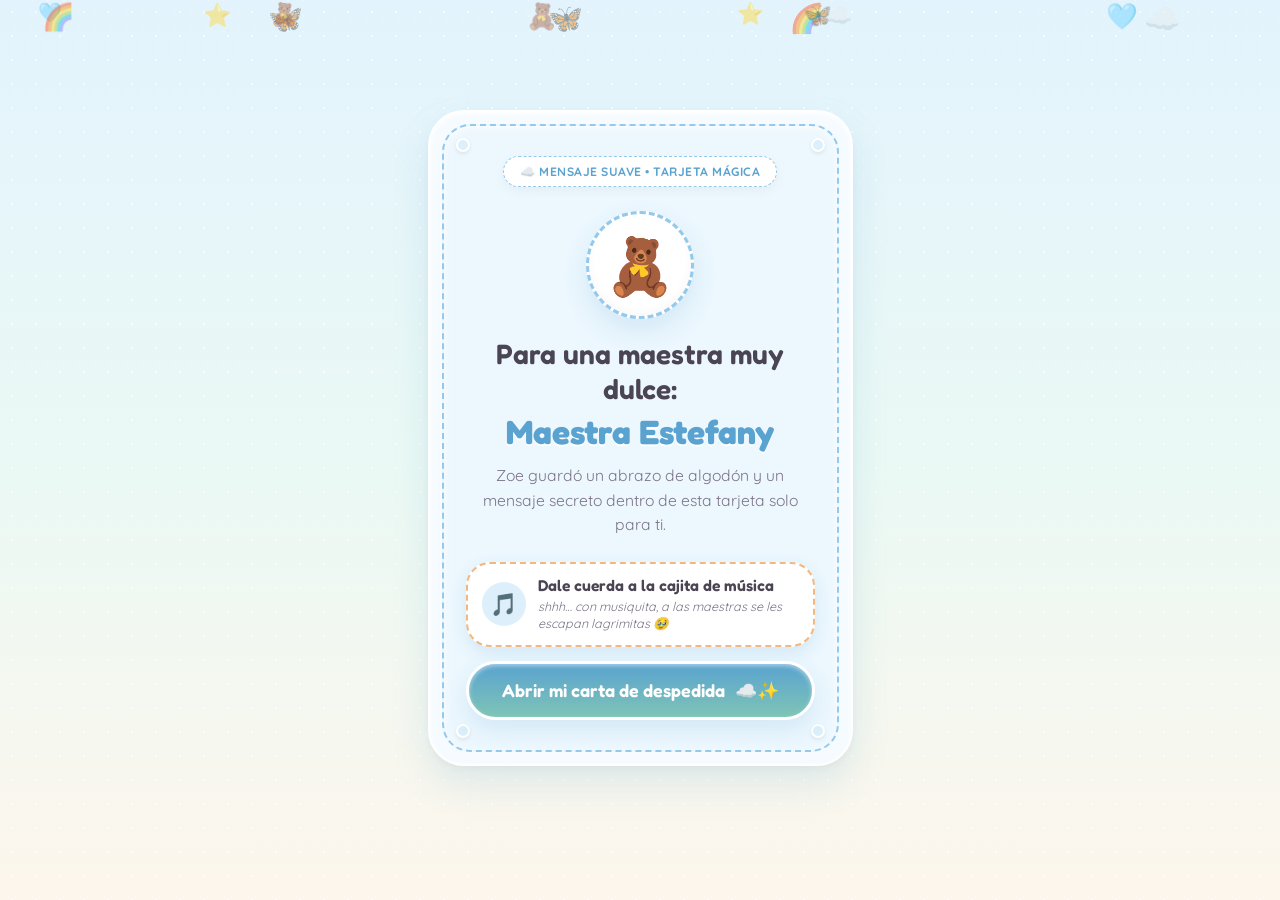
<file: maestra-fany/index.html>
<!DOCTYPE html>
<html lang="es">
<head>
  <meta charset="UTF-8" />
  <meta name="viewport" content="width=device-width, initial-scale=1.0, maximum-scale=1.0, user-scalable=no" />
  <title>Para Maestra Estefany • De parte de Zoe</title>
  <link rel="preconnect" href="https://fonts.googleapis.com">
  <link rel="preconnect" href="https://fonts.gstatic.com" crossorigin>
  <link href="https://fonts.googleapis.com/css2?family=Fredoka:wght@400;500;600;700&family=Quicksand:wght@500;600;700&display=swap" rel="stylesheet">
  <style>
    :root {
      --bg-sky: linear-gradient(180deg, #E3F3FD 0%, #EAF9F4 52%, #FDF6EC 100%);
      --felt-card: #F6FBFF;
      --felt-card-inner: #ECF7FE;
      --stitch-color: #94C9EB;
      --primary: #5AA3D0;
      --primary-soft: #DCEFFA;
      --secondary: #7EC4B6;
      --accent: #F2B880;
      --text-main: #4A4453;
      --text-muted: #7C7387;
      --cloud-shadow: rgba(90, 163, 208, 0.16);
    }

    * {
      box-sizing: border-box;
      margin: 0;
      padding: 0;
      -webkit-tap-highlight-color: transparent;
    }

    body {
      font-family: 'Quicksand', sans-serif;
      background: var(--bg-sky);
      color: var(--text-main);
      min-height: 100vh;
      display: flex;
      flex-direction: column;
      align-items: center;
      justify-content: center;
      overflow-x: hidden;
      padding: 24px 16px 48px;
      position: relative;
      background-image:
        radial-gradient(rgba(255,255,255,0.65) 1px, transparent 0),
        radial-gradient(rgba(255,255,255,0.4) 1px, transparent 0),
        var(--bg-sky);
      background-size: 24px 24px, 16px 16px, 100% 100%;
      background-position: 0 0, 8px 8px, 0 0;
    }

    .sky-clouds {
      position: fixed;
      inset: 0;
      pointer-events: none;
      z-index: 0;
      overflow: hidden;
    }

    .cloud {
      position: absolute;
      background: #FFFFFF;
      border-radius: 100px;
      opacity: 0.78;
      box-shadow:
        0 10px 25px rgba(180, 190, 210, 0.18),
        inset 0 -6px 12px rgba(235, 240, 250, 0.9);
      animation: driftCloud linear infinite;
    }
    .cloud::before, .cloud::after {
      content: '';
      position: absolute;
      background: #FFFFFF;
      border-radius: 50%;
    }
    .cloud.c1 {
      width: 120px; height: 42px; top: 8%; left: -140px;
      animation-duration: 34s;
    }
    .cloud.c1::before { width: 56px; height: 56px; top: -26px; left: 18px; }
    .cloud.c1::after { width: 42px; height: 42px; top: -18px; left: 62px; }

    .cloud.c2 {
      width: 150px; height: 48px; top: 26%; left: -170px;
      opacity: 0.65;
      animation-duration: 44s;
      animation-delay: -15s;
    }
    .cloud.c2::before { width: 68px; height: 68px; top: -32px; left: 24px; }
    .cloud.c2::after { width: 52px; height: 52px; top: -22px; left: 78px; }

    .cloud.c3 {
      width: 105px; height: 36px; bottom: 14%; left: -130px;
      opacity: 0.72;
      animation-duration: 38s;
      animation-delay: -22s;
    }
    .cloud.c3::before { width: 48px; height: 48px; top: -22px; left: 16px; }
    .cloud.c3::after { width: 38px; height: 38px; top: -15px; left: 52px; }

    @keyframes driftCloud {
      0% { transform: translateX(0); }
      100% { transform: translateX(calc(100vw + 320px)); }
    }

    .floating-bg {
      position: fixed;
      inset: 0;
      pointer-events: none;
      z-index: 0;
      overflow: hidden;
    }
    .floater {
      position: absolute;
      font-size: 22px;
      opacity: 0.45;
      animation: floatUp 14s infinite ease-in-out;
    }
    @keyframes floatUp {
      0% { transform: translateY(105vh) rotate(0deg); opacity: 0; }
      20% { opacity: 0.5; }
      80% { opacity: 0.5; }
      100% { transform: translateY(-10vh) rotate(180deg); opacity: 0; }
    }

    .container {
      width: 100%;
      max-width: 425px;
      position: relative;
      z-index: 2;
    }

    /* Estilo Fieltro / Algodón con costura */
    .felt-panel {
      background: var(--felt-card);
      border-radius: 36px;
      padding: 12px;
      box-shadow:
        0 18px 36px var(--cloud-shadow),
        0 4px 10px rgba(0, 0, 0, 0.04),
        inset 0 2px 6px rgba(255, 255, 255, 0.95);
      border: 2px solid #FFFFFF;
      position: relative;
    }

    .felt-stitched {
      background: var(--felt-card-inner);
      border: 2.5px dashed var(--stitch-color);
      border-radius: 28px;
      padding: 30px 22px;
      position: relative;
      box-shadow: inset 0 2px 10px rgba(255, 255, 255, 0.8);
    }

    .felt-button {
      position: absolute;
      width: 14px;
      height: 14px;
      border-radius: 50%;
      background: var(--primary-soft);
      border: 2px solid #FFFFFF;
      box-shadow: 0 2px 4px rgba(0,0,0,0.08);
    }
    .felt-button.tl { top: 12px; left: 12px; }
    .felt-button.tr { top: 12px; right: 12px; }
    .felt-button.bl { bottom: 12px; left: 12px; }
    .felt-button.br { bottom: 12px; right: 12px; }

    .envelope-screen {
      text-align: center;
      transition: all 0.6s cubic-bezier(0.34, 1.56, 0.64, 1);
    }

    .envelope-screen.hidden {
      display: none;
    }

    .badge-nfc {
      display: inline-flex;
      align-items: center;
      gap: 6px;
      background: #FFFFFF;
      color: var(--primary);
      font-weight: 700;
      font-size: 0.76rem;
      padding: 7px 16px;
      border-radius: 50px;
      border: 1.5px dashed var(--stitch-color);
      box-shadow: 0 4px 12px rgba(0,0,0,0.04);
      margin-bottom: 18px;
      letter-spacing: 0.5px;
      text-transform: uppercase;
    }

    .plush-icon {
      width: 108px;
      height: 108px;
      margin: 6px auto 18px;
      background: #FFFFFF;
      border-radius: 50%;
      border: 3px dashed var(--stitch-color);
      display: flex;
      align-items: center;
      justify-content: center;
      font-size: 56px;
      box-shadow:
        0 12px 24px var(--cloud-shadow),
        inset 0 -4px 10px rgba(0,0,0,0.03);
      animation: softFloat 3s infinite ease-in-out;
      cursor: pointer;
    }

    @keyframes softFloat {
      0%, 100% { transform: translateY(0) rotate(0deg); }
      50% { transform: translateY(-7px) rotate(3deg); }
    }

    h1 {
      font-family: 'Fredoka', sans-serif;
      font-size: 1.75rem;
      font-weight: 600;
      line-height: 1.25;
      color: var(--text-main);
      margin-bottom: 10px;
    }

    .highlight-name {
      color: var(--primary);
      display: block;
      font-size: 2.1rem;
      font-weight: 700;
      margin-top: 4px;
      text-shadow: 0 2px 0 #FFFFFF;
    }

    .subtitle {
      font-size: 0.98rem;
      color: var(--text-muted);
      line-height: 1.55;
      margin-bottom: 26px;
      padding: 0 6px;
    }

    .btn-open {
      background: linear-gradient(180deg, var(--primary) 0%, var(--secondary) 100%);
      color: #FFFFFF;
      border: 3px solid #FFFFFF;
      width: 100%;
      padding: 16px 22px;
      border-radius: 50px;
      font-family: 'Fredoka', sans-serif;
      font-size: 1.12rem;
      font-weight: 600;
      cursor: pointer;
      box-shadow:
        0 10px 22px var(--cloud-shadow),
        inset 0 2px 4px rgba(255,255,255,0.5);
      transition: transform 0.2s, box-shadow 0.2s;
      display: flex;
      align-items: center;
      justify-content: center;
      gap: 10px;
      position: relative;
    }

    .btn-open:active {
      transform: scale(0.96);
    }

    .card-experience {
      display: none;
      animation: revealCard 0.8s cubic-bezier(0.22, 1, 0.36, 1) forwards;
    }

    .card-experience.visible {
      display: block;
    }

    @keyframes revealCard {
      from { opacity: 0; transform: translateY(25px) scale(0.96); }
      to { opacity: 1; transform: translateY(0) scale(1); }
    }

    .header-tag {
      text-align: center;
      margin-bottom: 18px;
    }

    .avatar-patch {
      width: 88px;
      height: 88px;
      border-radius: 50%;
      background: #FFFFFF;
      margin: 0 auto 12px;
      display: flex;
      align-items: center;
      justify-content: center;
      font-size: 46px;
      box-shadow: 0 8px 20px var(--cloud-shadow);
      border: 3px dashed var(--stitch-color);
    }

    .card-title {
      font-family: 'Fredoka', sans-serif;
      font-size: 1.62rem;
      color: var(--primary);
      margin-bottom: 4px;
      text-shadow: 0 1px 0 #FFFFFF;
    }

    .card-date {
      font-size: 0.82rem;
      font-weight: 700;
      color: var(--text-muted);
      background: #FFFFFF;
      display: inline-block;
      padding: 4px 14px;
      border-radius: 50px;
      margin-top: 4px;
      border: 1px solid rgba(0,0,0,0.04);
    }

    .letter-body {
      background: #FFFFFF;
      border-radius: 24px;
      padding: 20px 18px;
      font-size: 1rem;
      line-height: 1.7;
      color: var(--text-main);
      margin: 18px 0;
      border: 2px dashed var(--primary-soft);
      box-shadow: 0 6px 16px rgba(0,0,0,0.03);
    }

    .letter-body p {
      margin-bottom: 13px;
    }

    .letter-body p:last-child {
      margin-bottom: 0;
    }

    .hug-section {
      text-align: center;
      margin: 18px 0 8px;
    }

    .btn-hug {
      background: #FFFFFF;
      border: 2.5px dashed var(--primary);
      color: var(--primary);
      padding: 12px 20px;
      border-radius: 50px;
      font-family: 'Fredoka', sans-serif;
      font-size: 0.98rem;
      font-weight: 600;
      cursor: pointer;
      display: inline-flex;
      align-items: center;
      gap: 8px;
      box-shadow: 0 6px 15px var(--cloud-shadow);
      transition: all 0.2s;
    }

    .btn-hug:active {
      transform: scale(0.94);
      background: var(--primary-soft);
    }

    .hug-counter {
      font-size: 0.84rem;
      color: var(--text-muted);
      margin-top: 8px;
      font-weight: 600;
    }

    .signature-box {
      text-align: right;
      margin-top: 16px;
      padding-top: 12px;
      border-top: 2px dashed var(--primary-soft);
    }

    .signature-name {
      font-family: 'Fredoka', sans-serif;
      font-size: 1.32rem;
      color: var(--primary);
      font-weight: 700;
    }

    .signature-sub {
      font-size: 0.84rem;
      color: var(--text-muted);
    }

    /* Certificado en fieltro / algodón pastel */
    .certificate-wrapper {
      margin-top: 18px;
      background: #FFFDF8;
      border-radius: 32px;
      padding: 10px;
      border: 2px solid #FFFFFF;
      box-shadow: 0 14px 28px rgba(217, 167, 115, 0.16);
    }

    .certificate-card {
      background: #FFF9EE;
      border: 2.5px dashed #E5B567;
      border-radius: 24px;
      padding: 20px 18px;
      text-align: center;
    }

    .cert-medal {
      font-size: 40px;
      margin-bottom: 4px;
    }

    .cert-title {
      font-family: 'Fredoka', sans-serif;
      font-size: 1.08rem;
      color: #B97A2E;
      text-transform: uppercase;
      letter-spacing: 0.6px;
      margin-bottom: 6px;
    }

    .cert-text {
      font-size: 0.9rem;
      color: #7D6344;
      line-height: 1.52;
    }

    .cert-teacher {
      font-family: 'Fredoka', sans-serif;
      font-size: 1.35rem;
      color: #D4882A;
      margin: 6px 0;
    }

    .burst-emoji {
      position: fixed;
      pointer-events: none;
      font-size: 26px;
      z-index: 999;
      animation: burstAnim 1.3s ease-out forwards;
    }

    @keyframes burstAnim {
      0% { transform: translate(0, 0) scale(0.5); opacity: 1; }
      100% { transform: translate(var(--tx), var(--ty)) scale(1.25) rotate(var(--rot)); opacity: 0; }
    }

    /* ===== Música: cajita de música ===== */
    .music-whisper {
      width: 100%;
      display: flex;
      align-items: center;
      gap: 12px;
      text-align: left;
      background: #FFFFFF;
      border: 2.5px dashed var(--accent);
      border-radius: 24px;
      padding: 12px 14px;
      margin-bottom: 14px;
      cursor: pointer;
      font-family: inherit;
      color: var(--text-main);
      box-shadow: 0 6px 15px var(--cloud-shadow);
      transition: transform 0.2s, background 0.4s, border-color 0.4s;
    }
    .music-whisper:active { transform: scale(0.97); }
    .mw-icon {
      flex: none;
      width: 44px;
      height: 44px;
      border-radius: 50%;
      background: var(--primary-soft);
      display: flex;
      align-items: center;
      justify-content: center;
      font-size: 22px;
      animation: noteSway 2.6s ease-in-out infinite;
    }
    .mw-text b {
      display: block;
      font-family: 'Fredoka', sans-serif;
      font-size: 0.98rem;
      font-weight: 600;
      line-height: 1.25;
    }
    .mw-text small {
      display: block;
      margin-top: 3px;
      font-size: 0.78rem;
      font-style: italic;
      color: var(--text-muted);
      line-height: 1.35;
    }
    .music-whisper.on {
      border-style: solid;
      border-color: var(--primary);
      background: var(--primary-soft);
    }
    .music-whisper.on .mw-icon {
      background: #FFFFFF;
      animation: noteBeat 1.2s ease-in-out infinite;
    }
    @keyframes noteSway { 0%, 100% { transform: rotate(-8deg); } 50% { transform: rotate(8deg); } }
    @keyframes noteBeat { 0%, 100% { transform: scale(1); } 50% { transform: scale(1.12); } }

    /* Botón flotante (pantalla de la carta) */
    .music-fab {
      position: fixed;
      top: 14px;
      right: 14px;
      z-index: 50;
      display: none;
      align-items: center;
      gap: 8px;
    }
    .music-fab.show { display: flex; }
    .music-fab button {
      width: 46px;
      height: 46px;
      border-radius: 50%;
      border: 2.5px dashed var(--stitch-color);
      background: #FFFFFF;
      font-size: 20px;
      cursor: pointer;
      box-shadow: 0 6px 14px var(--cloud-shadow);
    }
    .music-fab.on button {
      border-style: solid;
      border-color: var(--primary);
      animation: noteBeat 1.2s ease-in-out infinite;
    }
    .music-fab .bubble {
      background: #FFFFFF;
      border: 2px dashed var(--accent);
      color: var(--text-muted);
      font-size: 0.78rem;
      font-style: italic;
      font-weight: 600;
      padding: 6px 12px;
      border-radius: 16px;
      opacity: 0;
      transform: translateX(8px);
      transition: opacity 0.5s, transform 0.5s;
      pointer-events: none;
    }
    .music-fab .bubble.show { opacity: 1; transform: none; }

    /* Lagrimitas suaves que caen mientras suena la música */
    .tear {
      position: fixed;
      top: -30px;
      font-size: 16px;
      opacity: 0;
      pointer-events: none;
      z-index: 1;
      animation: tearFall linear forwards;
    }
    @keyframes tearFall {
      0% { transform: translateY(0); opacity: 0; }
      15% { opacity: 0.55; }
      100% { transform: translateY(105vh); opacity: 0; }
    }
  </style>
</head>
<body>

  <div class="sky-clouds">
    <div class="cloud c1"></div>
    <div class="cloud c2"></div>
    <div class="cloud c3"></div>
  </div>

  <div class="floating-bg" id="floatingBg"></div>

  <div class="container">
    <!-- PANTALLA 1: TARJETA DE FIELTRO / ALGODÓN -->
    <div class="envelope-screen" id="envelopeScreen">
      <div class="felt-panel">
        <div class="felt-stitched">
          <span class="felt-button tl"></span>
          <span class="felt-button tr"></span>
          <span class="felt-button bl"></span>
          <span class="felt-button br"></span>

          <div class="badge-nfc">☁️ Mensaje Suave • Tarjeta Mágica</div>
          <div class="plush-icon" onclick="openCard()">🧸</div>
          <h1>
            Para una maestra muy dulce:
            <span class="highlight-name">Maestra Estefany</span>
          </h1>
          <p class="subtitle">
            Zoe guardó un abrazo de algodón y un mensaje secreto dentro de esta tarjeta solo para ti.
          </p>
          <button class="music-whisper" id="whisperBtn" onclick="toggleMusic(event)" aria-pressed="false">
            <span class="mw-icon" id="mwIcon">🎵</span>
            <span class="mw-text">
              <b id="mwTitle">Dale cuerda a la cajita de música</b>
              <small id="mwSub">shhh… con musiquita, a las maestras se les escapan lagrimitas 🥹</small>
            </span>
          </button>
          <button class="btn-open" onclick="openCard()">
            <span>Abrir mi carta de despedida</span>
            <span>☁️✨</span>
          </button>
        </div>
      </div>
    </div>

    <!-- PANTALLA 2: CARTA ABIERTA -->
    <div class="card-experience" id="cardExperience">
      <div class="felt-panel">
        <div class="felt-stitched">
          <span class="felt-button tl"></span>
          <span class="felt-button tr"></span>
          <span class="felt-button bl"></span>
          <span class="felt-button br"></span>

          <div class="header-tag">
            <div class="avatar-patch">🦋</div>
            <h2 class="card-title">¡Gracias, Maestra Estefany!</h2>
            <div class="card-date">Con mucho cariño • Tu alumna Zoe</div>
          </div>

          <div class="letter-body">
            
      <p>Querida <strong>Maestra Estefany</strong>, hoy es tu último día de prácticas en nuestro salón y quiero regalarte esta tarjeta especial para decirte cuánto te quiero.</p>
      <p>Gracias por cuidarme, por tus sonrisas cada mañana, por jugar y enseñarme con tanta alegría y cariño.</p>
      <p>Llevo todos los momentos bonitos que pasamos juntos en mi corazón. ¡Te deseo todo el éxito del mundo como maestra!</p>
    
          </div>

          <div class="hug-section">
            <button class="btn-hug" onclick="sendHug(event)">
              <span>🤗</span>
              <span>Recibir un abrazo de algodón de Zoe</span>
            </button>
            <div class="hug-counter" id="hugCounter">Toca el botón para llenar tu nube de cariño</div>
          </div>

          <div class="signature-box">
            <div class="signature-name">Con amor, Zoe 💖</div>
            <div class="signature-sub">¡Nunca te voy a olvidar!</div>
          </div>
        </div>
      </div>

      <!-- Certificado en fieltro / algodón pastel -->
      <div class="certificate-wrapper">
        <div class="certificate-card">
          <div class="cert-medal">🏅</div>
          <div class="cert-title">Certificado Oficial de Super Maestra</div>
          <div class="cert-text">Otorgado con todo el cariño a</div>
          <div class="cert-teacher">Maestra Estefany</div>
          <div class="cert-text">
            Por enseñar con dulzura, por su paciencia infinita, sus sonrisas y por dejar una huella suave e inolvidable en el corazón de <strong>Zoe</strong>. ¡Mucho éxito en tu camino!
          </div>
        </div>
      </div>
    </div>
  </div>

  <div class="music-fab" id="musicFab">
    <div class="bubble" id="fabBubble">psst… ¿y la musiquita? 🎵</div>
    <button id="fabBtn" onclick="toggleMusic(event)" aria-label="Activar o pausar la música">🔇</button>
  </div>

  <script>
    const floaters = ["☁️", "🦋", "🩵", "⭐", "🌈", "🧸"];
    const mainEmoji = "🦋";

    const bgContainer = document.getElementById("floatingBg");
    for (let i = 0; i < 14; i++) {
      const span = document.createElement("span");
      span.className = "floater";
      span.textContent = floaters[i % floaters.length];
      span.style.left = Math.random() * 92 + "%";
      span.style.animationDuration = (11 + Math.random() * 8) + "s";
      span.style.animationDelay = (-Math.random() * 14) + "s";
      span.style.fontSize = (18 + Math.random() * 12) + "px";
      bgContainer.appendChild(span);
    }

    function triggerBurst(x, y, count = 22) {
      const emojis = ["☁️", "💖", "✨", "🌸", mainEmoji, "🧸"];
      for (let i = 0; i < count; i++) {
        const el = document.createElement("div");
        el.className = "burst-emoji";
        el.textContent = emojis[Math.floor(Math.random() * emojis.length)];
        el.style.left = x + "px";
        el.style.top = y + "px";

        const angle = Math.random() * Math.PI * 2;
        const distance = 65 + Math.random() * 150;
        const tx = Math.cos(angle) * distance + "px";
        const ty = Math.sin(angle) * distance - 35 + "px";
        const rot = (Math.random() * 360 - 180) + "deg";

        el.style.setProperty("--tx", tx);
        el.style.setProperty("--ty", ty);
        el.style.setProperty("--rot", rot);

        document.body.appendChild(el);
        setTimeout(() => el.remove(), 1300);
      }
    }

    function openCard() {
      const envelope = document.getElementById("envelopeScreen");
      const experience = document.getElementById("cardExperience");
      envelope.classList.add("hidden");
      experience.classList.add("visible");

      triggerBurst(window.innerWidth / 2, window.innerHeight / 3, 28);

      if (navigator.vibrate) {
        navigator.vibrate([45, 35, 70]);
      }

      document.getElementById("musicFab").classList.add("show");
      if (!Music.isPlaying) {
        const bubble = document.getElementById("fabBubble");
        setTimeout(() => bubble.classList.add("show"), 1800);
        setTimeout(() => bubble.classList.remove("show"), 8000);
      }
    }

    let hugs = 0;
    function sendHug(e) {
      hugs++;
      const rect = e.currentTarget.getBoundingClientRect();
      const centerX = rect.left + rect.width / 2;
      const centerY = rect.top + rect.height / 2;
      triggerBurst(centerX, centerY, 18);

      const counterEl = document.getElementById("hugCounter");
      counterEl.textContent = hugs === 1
        ? "¡1 abrazo de algodón enviado a Zoe! ☁️💖"
        : `¡${hugs} abrazos de algodón enviados! ☁️💖✨`;

      if (navigator.vibrate) {
        navigator.vibrate(35);
      }
    }
    /* ===== MÚSICA ===== */
    // Para usar una canción real, escribe aquí la ruta o URL de tu archivo (ej. "despedida.mp3").
    // Si lo dejas vacío, suena una cajita de música generada en el navegador (sin archivos).
    const AUDIO_FILE = "despedida.mp3";

    const Music = (() => {
      const EIGHTH = 0.46;                       // duración de cada nota (seg)
      const mtof = m => 440 * Math.pow(2, (m - 69) / 12);
      // Progresión en 6/8: Do – Lam – Fa – Sol – Do – Mim – Fa – Sol
      const PROG = [
        { bass: 48, tones: [60, 64, 67, 72, 76] },
        { bass: 45, tones: [60, 64, 69, 72, 76] },
        { bass: 41, tones: [60, 65, 69, 72, 77] },
        { bass: 43, tones: [62, 67, 71, 74, 79] },
        { bass: 48, tones: [60, 64, 67, 72, 76] },
        { bass: 40, tones: [59, 64, 67, 71, 76] },
        { bass: 41, tones: [60, 65, 69, 72, 77] },
        { bass: 43, tones: [62, 67, 71, 74, 79] }
      ];
      const P1 = [0, 1, 2, 3, 2, 1];
      const P2 = [0, 2, 1, 4, 3, 2];
      const MEL = [72, 74, 76, 79, 81, 84, 86];  // pentatónica de Do

      let ctx, master, wet, timer, audio, fadeTimer;
      let step = 0, bar = 0, nextTime = 0, mel = 3, playing = false;

      function makeReverb() {
        const len = Math.floor(ctx.sampleRate * 2.8);
        const buf = ctx.createBuffer(2, len, ctx.sampleRate);
        for (let c = 0; c < 2; c++) {
          const d = buf.getChannelData(c);
          for (let i = 0; i < len; i++) d[i] = (Math.random() * 2 - 1) * Math.pow(1 - i / len, 3);
        }
        const conv = ctx.createConvolver();
        conv.buffer = buf;
        const g = ctx.createGain();
        g.gain.value = 0.45;
        conv.connect(g);
        g.connect(master);
        return conv;
      }

      function init() {
        const AC = window.AudioContext || window.webkitAudioContext;
        ctx = new AC();
        master = ctx.createGain();
        master.gain.value = 0;
        master.connect(ctx.destination);
        wet = makeReverb();
      }

      // Una nota de cajita de música: seno + armónico agudo que se apaga rápido
      function pluck(f, t, vel, dur) {
        const g = ctx.createGain();
        g.gain.setValueAtTime(0.0001, t);
        g.gain.exponentialRampToValueAtTime(vel, t + 0.005);
        g.gain.exponentialRampToValueAtTime(0.0001, t + dur);
        const o = ctx.createOscillator();
        o.type = "sine";
        o.frequency.value = f;
        const o2 = ctx.createOscillator();
        o2.type = "sine";
        o2.frequency.value = f * 3;
        const g2 = ctx.createGain();
        g2.gain.setValueAtTime(0.35, t);
        g2.gain.exponentialRampToValueAtTime(0.001, t + dur * 0.25);
        o.connect(g);
        o2.connect(g2);
        g2.connect(g);
        g.connect(master);
        g.connect(wet);
        o.start(t); o2.start(t);
        o.stop(t + dur + 0.05); o2.stop(t + dur + 0.05);
      }

      // Colchón suave bajo cada compás
      function pad(ch, t) {
        const len = EIGHTH * 6;
        const lp = ctx.createBiquadFilter();
        lp.type = "lowpass";
        lp.frequency.value = 700;
        const g = ctx.createGain();
        g.gain.setValueAtTime(0.0001, t);
        g.gain.linearRampToValueAtTime(0.028, t + 0.9);
        g.gain.linearRampToValueAtTime(0.0001, t + len + 0.9);
        lp.connect(g);
        g.connect(master);
        g.connect(wet);
        [0, 1, 2].forEach(i => {
          const o = ctx.createOscillator();
          o.type = "triangle";
          o.frequency.value = mtof(ch.tones[i] - 12);
          o.connect(lp);
          o.start(t);
          o.stop(t + len + 1);
        });
      }

      function schedule() {
        while (nextTime < ctx.currentTime + 0.5) {
          const ch = PROG[bar % PROG.length];
          const t = nextTime + Math.random() * 0.012;
          if (step === 0) {
            pluck(mtof(ch.bass), t, 0.11, 3);
            pad(ch, t);
          }
          const pat = bar % 2 ? P2 : P1;
          pluck(mtof(ch.tones[pat[step]]), t, 0.085, 2.2);

          // melodía que camina por la escala, con silencios
          if ((step === 0 && Math.random() < 0.8) || (step === 3 && Math.random() < 0.6)) {
            const moves = [-2, -1, 0, 1, 1, 2];
            mel = Math.min(MEL.length - 1, Math.max(0, mel + moves[Math.floor(Math.random() * moves.length)]));
            pluck(mtof(MEL[mel]), t, 0.1, 2.6);
          }

          nextTime += EIGHTH;
          if (++step === 6) { step = 0; bar++; }
        }
      }

      function fadeAudio(target, done) {
        clearInterval(fadeTimer);
        fadeTimer = setInterval(() => {
          const d = target - audio.volume;
          if (Math.abs(d) < 0.03) {
            audio.volume = target;
            clearInterval(fadeTimer);
            if (done) done();
          } else {
            audio.volume = Math.min(1, Math.max(0, audio.volume + Math.sign(d) * 0.03));
          }
        }, 100);
      }

      async function start() {
        playing = true;
        if (AUDIO_FILE) {
          if (!audio) { audio = new Audio(AUDIO_FILE); audio.loop = true; audio.volume = 0; }
          audio.play().catch(() => {});
          fadeAudio(0.7);
          return;
        }
        if (!ctx) init();
        try { await ctx.resume(); } catch (e) {}
        step = 0;
        nextTime = ctx.currentTime + 0.15;
        clearInterval(timer);
        timer = setInterval(schedule, 120);
        schedule();
        const now = ctx.currentTime;
        master.gain.cancelScheduledValues(now);
        master.gain.setValueAtTime(master.gain.value, now);
        master.gain.linearRampToValueAtTime(0.8, now + 2.5);
      }

      function stop() {
        playing = false;
        if (AUDIO_FILE) { fadeAudio(0, () => audio.pause()); return; }
        if (!ctx) return;
        const now = ctx.currentTime;
        master.gain.cancelScheduledValues(now);
        master.gain.setValueAtTime(master.gain.value, now);
        master.gain.linearRampToValueAtTime(0, now + 0.8);
        setTimeout(() => { if (!playing) { clearInterval(timer); ctx.suspend(); } }, 900);
      }

      // Pausa automática si se cambia de pestaña o se bloquea la pantalla
      function hold() { if (AUDIO_FILE) { audio && audio.pause(); } else if (ctx) { ctx.suspend(); } }
      function release() { if (AUDIO_FILE) { audio && audio.play().catch(() => {}); } else if (ctx) { ctx.resume(); } }

      return { start, stop, hold, release, get isPlaying() { return playing; } };
    })();

    document.addEventListener("visibilitychange", () => {
      if (!Music.isPlaying) return;
      document.hidden ? Music.hold() : Music.release();
    });

    let tearTimer = null;
    function spawnTear() {
      if (!document.getElementById("cardExperience").classList.contains("visible")) return;
      const t = document.createElement("div");
      t.className = "tear";
      t.textContent = "💧";
      t.style.left = (6 + Math.random() * 88) + "%";
      t.style.animationDuration = (7 + Math.random() * 4) + "s";
      document.body.appendChild(t);
      setTimeout(() => t.remove(), 11500);
    }

    function syncMusicUI() {
      const on = Music.isPlaying;
      document.getElementById("whisperBtn").classList.toggle("on", on);
      document.getElementById("whisperBtn").setAttribute("aria-pressed", on);
      document.getElementById("mwIcon").textContent = on ? "🎶" : "🎵";
      document.getElementById("mwTitle").textContent = on
        ? "La cajita ya está cantando"
        : "Dale cuerda a la cajita de música";
      document.getElementById("mwSub").textContent = on
        ? "listo… ahora sí, abre la carta. Ten un pañuelito cerca 🤧"
        : "shhh… con musiquita, a las maestras se les escapan lagrimitas 🥹";
      document.getElementById("musicFab").classList.toggle("on", on);
      document.getElementById("fabBtn").textContent = on ? "🎶" : "🔇";
      document.getElementById("fabBubble").classList.remove("show");

      clearInterval(tearTimer);
      if (on) tearTimer = setInterval(spawnTear, 2300);
    }

    async function toggleMusic(e) {
      if (e) e.stopPropagation();
      if (Music.isPlaying) Music.stop(); else await Music.start();
      syncMusicUI();
      if (navigator.vibrate) navigator.vibrate(25);
    }
  </script>
</body>
</html>
</file>
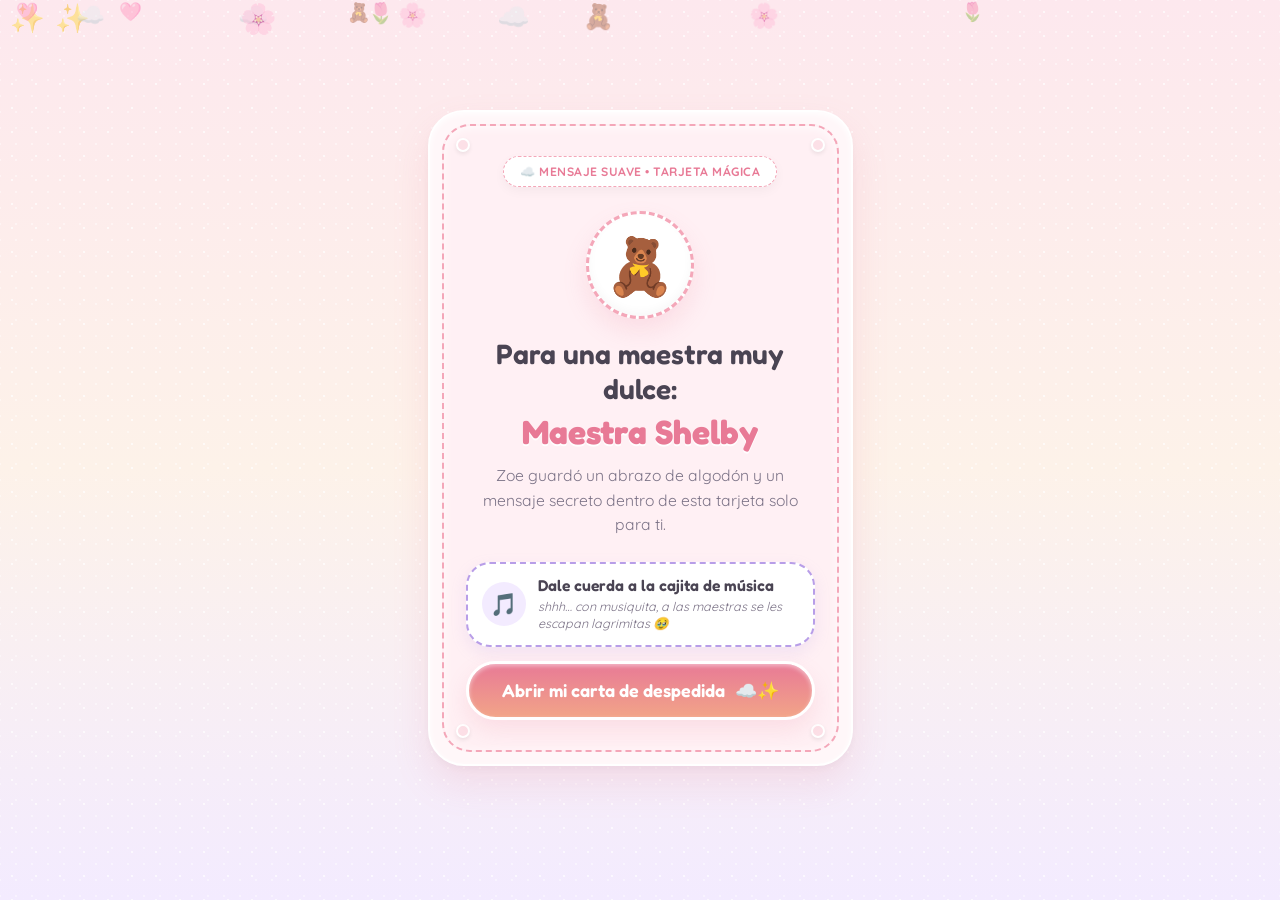
<file: maestra-shelby/index.html>
<!DOCTYPE html>
<html lang="es">
<head>
  <meta charset="UTF-8" />
  <meta name="viewport" content="width=device-width, initial-scale=1.0, maximum-scale=1.0, user-scalable=no" />
  <title>Para Maestra Shelby • De parte de Zoe</title>
  <link rel="preconnect" href="https://fonts.googleapis.com">
  <link rel="preconnect" href="https://fonts.gstatic.com" crossorigin>
  <link href="https://fonts.googleapis.com/css2?family=Fredoka:wght@400;500;600;700&family=Quicksand:wght@500;600;700&display=swap" rel="stylesheet">
  <style>
    :root {
      --bg-sky: linear-gradient(180deg, #FDE8EE 0%, #FDF2E9 52%, #F3EBFF 100%);
      --felt-card: #FFF7F9;
      --felt-card-inner: #FFF0F4;
      --stitch-color: #F4A7B9;
      --primary: #E87A96;
      --primary-soft: #FCE0E7;
      --secondary: #F2A488;
      --accent: #B89EE8;
      --text-main: #4A4453;
      --text-muted: #7C7387;
      --cloud-shadow: rgba(232, 122, 150, 0.16);
    }

    * {
      box-sizing: border-box;
      margin: 0;
      padding: 0;
      -webkit-tap-highlight-color: transparent;
    }

    body {
      font-family: 'Quicksand', sans-serif;
      background: var(--bg-sky);
      color: var(--text-main);
      min-height: 100vh;
      display: flex;
      flex-direction: column;
      align-items: center;
      justify-content: center;
      overflow-x: hidden;
      padding: 24px 16px 48px;
      position: relative;
      background-image:
        radial-gradient(rgba(255,255,255,0.65) 1px, transparent 0),
        radial-gradient(rgba(255,255,255,0.4) 1px, transparent 0),
        var(--bg-sky);
      background-size: 24px 24px, 16px 16px, 100% 100%;
      background-position: 0 0, 8px 8px, 0 0;
    }

    .sky-clouds {
      position: fixed;
      inset: 0;
      pointer-events: none;
      z-index: 0;
      overflow: hidden;
    }

    .cloud {
      position: absolute;
      background: #FFFFFF;
      border-radius: 100px;
      opacity: 0.78;
      box-shadow:
        0 10px 25px rgba(180, 190, 210, 0.18),
        inset 0 -6px 12px rgba(235, 240, 250, 0.9);
      animation: driftCloud linear infinite;
    }
    .cloud::before, .cloud::after {
      content: '';
      position: absolute;
      background: #FFFFFF;
      border-radius: 50%;
    }
    .cloud.c1 {
      width: 120px; height: 42px; top: 8%; left: -140px;
      animation-duration: 34s;
    }
    .cloud.c1::before { width: 56px; height: 56px; top: -26px; left: 18px; }
    .cloud.c1::after { width: 42px; height: 42px; top: -18px; left: 62px; }

    .cloud.c2 {
      width: 150px; height: 48px; top: 26%; left: -170px;
      opacity: 0.65;
      animation-duration: 44s;
      animation-delay: -15s;
    }
    .cloud.c2::before { width: 68px; height: 68px; top: -32px; left: 24px; }
    .cloud.c2::after { width: 52px; height: 52px; top: -22px; left: 78px; }

    .cloud.c3 {
      width: 105px; height: 36px; bottom: 14%; left: -130px;
      opacity: 0.72;
      animation-duration: 38s;
      animation-delay: -22s;
    }
    .cloud.c3::before { width: 48px; height: 48px; top: -22px; left: 16px; }
    .cloud.c3::after { width: 38px; height: 38px; top: -15px; left: 52px; }

    @keyframes driftCloud {
      0% { transform: translateX(0); }
      100% { transform: translateX(calc(100vw + 320px)); }
    }

    .floating-bg {
      position: fixed;
      inset: 0;
      pointer-events: none;
      z-index: 0;
      overflow: hidden;
    }
    .floater {
      position: absolute;
      font-size: 22px;
      opacity: 0.45;
      animation: floatUp 14s infinite ease-in-out;
    }
    @keyframes floatUp {
      0% { transform: translateY(105vh) rotate(0deg); opacity: 0; }
      20% { opacity: 0.5; }
      80% { opacity: 0.5; }
      100% { transform: translateY(-10vh) rotate(180deg); opacity: 0; }
    }

    .container {
      width: 100%;
      max-width: 425px;
      position: relative;
      z-index: 2;
    }

    /* Estilo Fieltro / Algodón con costura */
    .felt-panel {
      background: var(--felt-card);
      border-radius: 36px;
      padding: 12px;
      box-shadow:
        0 18px 36px var(--cloud-shadow),
        0 4px 10px rgba(0, 0, 0, 0.04),
        inset 0 2px 6px rgba(255, 255, 255, 0.95);
      border: 2px solid #FFFFFF;
      position: relative;
    }

    .felt-stitched {
      background: var(--felt-card-inner);
      border: 2.5px dashed var(--stitch-color);
      border-radius: 28px;
      padding: 30px 22px;
      position: relative;
      box-shadow: inset 0 2px 10px rgba(255, 255, 255, 0.8);
    }

    .felt-button {
      position: absolute;
      width: 14px;
      height: 14px;
      border-radius: 50%;
      background: var(--primary-soft);
      border: 2px solid #FFFFFF;
      box-shadow: 0 2px 4px rgba(0,0,0,0.08);
    }
    .felt-button.tl { top: 12px; left: 12px; }
    .felt-button.tr { top: 12px; right: 12px; }
    .felt-button.bl { bottom: 12px; left: 12px; }
    .felt-button.br { bottom: 12px; right: 12px; }

    .envelope-screen {
      text-align: center;
      transition: all 0.6s cubic-bezier(0.34, 1.56, 0.64, 1);
    }

    .envelope-screen.hidden {
      display: none;
    }

    .badge-nfc {
      display: inline-flex;
      align-items: center;
      gap: 6px;
      background: #FFFFFF;
      color: var(--primary);
      font-weight: 700;
      font-size: 0.76rem;
      padding: 7px 16px;
      border-radius: 50px;
      border: 1.5px dashed var(--stitch-color);
      box-shadow: 0 4px 12px rgba(0,0,0,0.04);
      margin-bottom: 18px;
      letter-spacing: 0.5px;
      text-transform: uppercase;
    }

    .plush-icon {
      width: 108px;
      height: 108px;
      margin: 6px auto 18px;
      background: #FFFFFF;
      border-radius: 50%;
      border: 3px dashed var(--stitch-color);
      display: flex;
      align-items: center;
      justify-content: center;
      font-size: 56px;
      box-shadow:
        0 12px 24px var(--cloud-shadow),
        inset 0 -4px 10px rgba(0,0,0,0.03);
      animation: softFloat 3s infinite ease-in-out;
      cursor: pointer;
    }

    @keyframes softFloat {
      0%, 100% { transform: translateY(0) rotate(0deg); }
      50% { transform: translateY(-7px) rotate(3deg); }
    }

    h1 {
      font-family: 'Fredoka', sans-serif;
      font-size: 1.75rem;
      font-weight: 600;
      line-height: 1.25;
      color: var(--text-main);
      margin-bottom: 10px;
    }

    .highlight-name {
      color: var(--primary);
      display: block;
      font-size: 2.1rem;
      font-weight: 700;
      margin-top: 4px;
      text-shadow: 0 2px 0 #FFFFFF;
    }

    .subtitle {
      font-size: 0.98rem;
      color: var(--text-muted);
      line-height: 1.55;
      margin-bottom: 26px;
      padding: 0 6px;
    }

    .btn-open {
      background: linear-gradient(180deg, var(--primary) 0%, var(--secondary) 100%);
      color: #FFFFFF;
      border: 3px solid #FFFFFF;
      width: 100%;
      padding: 16px 22px;
      border-radius: 50px;
      font-family: 'Fredoka', sans-serif;
      font-size: 1.12rem;
      font-weight: 600;
      cursor: pointer;
      box-shadow:
        0 10px 22px var(--cloud-shadow),
        inset 0 2px 4px rgba(255,255,255,0.5);
      transition: transform 0.2s, box-shadow 0.2s;
      display: flex;
      align-items: center;
      justify-content: center;
      gap: 10px;
      position: relative;
    }

    .btn-open:active {
      transform: scale(0.96);
    }

    .card-experience {
      display: none;
      animation: revealCard 0.8s cubic-bezier(0.22, 1, 0.36, 1) forwards;
    }

    .card-experience.visible {
      display: block;
    }

    @keyframes revealCard {
      from { opacity: 0; transform: translateY(25px) scale(0.96); }
      to { opacity: 1; transform: translateY(0) scale(1); }
    }

    .header-tag {
      text-align: center;
      margin-bottom: 18px;
    }

    .avatar-patch {
      width: 88px;
      height: 88px;
      border-radius: 50%;
      background: #FFFFFF;
      margin: 0 auto 12px;
      display: flex;
      align-items: center;
      justify-content: center;
      font-size: 46px;
      box-shadow: 0 8px 20px var(--cloud-shadow);
      border: 3px dashed var(--stitch-color);
    }

    .card-title {
      font-family: 'Fredoka', sans-serif;
      font-size: 1.62rem;
      color: var(--primary);
      margin-bottom: 4px;
      text-shadow: 0 1px 0 #FFFFFF;
    }

    .card-date {
      font-size: 0.82rem;
      font-weight: 700;
      color: var(--text-muted);
      background: #FFFFFF;
      display: inline-block;
      padding: 4px 14px;
      border-radius: 50px;
      margin-top: 4px;
      border: 1px solid rgba(0,0,0,0.04);
    }

    .letter-body {
      background: #FFFFFF;
      border-radius: 24px;
      padding: 20px 18px;
      font-size: 1rem;
      line-height: 1.7;
      color: var(--text-main);
      margin: 18px 0;
      border: 2px dashed var(--primary-soft);
      box-shadow: 0 6px 16px rgba(0,0,0,0.03);
    }

    .letter-body p {
      margin-bottom: 13px;
    }

    .letter-body p:last-child {
      margin-bottom: 0;
    }

    .hug-section {
      text-align: center;
      margin: 18px 0 8px;
    }

    .btn-hug {
      background: #FFFFFF;
      border: 2.5px dashed var(--primary);
      color: var(--primary);
      padding: 12px 20px;
      border-radius: 50px;
      font-family: 'Fredoka', sans-serif;
      font-size: 0.98rem;
      font-weight: 600;
      cursor: pointer;
      display: inline-flex;
      align-items: center;
      gap: 8px;
      box-shadow: 0 6px 15px var(--cloud-shadow);
      transition: all 0.2s;
    }

    .btn-hug:active {
      transform: scale(0.94);
      background: var(--primary-soft);
    }

    .hug-counter {
      font-size: 0.84rem;
      color: var(--text-muted);
      margin-top: 8px;
      font-weight: 600;
    }

    .signature-box {
      text-align: right;
      margin-top: 16px;
      padding-top: 12px;
      border-top: 2px dashed var(--primary-soft);
    }

    .signature-name {
      font-family: 'Fredoka', sans-serif;
      font-size: 1.32rem;
      color: var(--primary);
      font-weight: 700;
    }

    .signature-sub {
      font-size: 0.84rem;
      color: var(--text-muted);
    }

    /* Certificado en fieltro / algodón pastel */
    .certificate-wrapper {
      margin-top: 18px;
      background: #FFFDF8;
      border-radius: 32px;
      padding: 10px;
      border: 2px solid #FFFFFF;
      box-shadow: 0 14px 28px rgba(217, 167, 115, 0.16);
    }

    .certificate-card {
      background: #FFF9EE;
      border: 2.5px dashed #E5B567;
      border-radius: 24px;
      padding: 20px 18px;
      text-align: center;
    }

    .cert-medal {
      font-size: 40px;
      margin-bottom: 4px;
    }

    .cert-title {
      font-family: 'Fredoka', sans-serif;
      font-size: 1.08rem;
      color: #B97A2E;
      text-transform: uppercase;
      letter-spacing: 0.6px;
      margin-bottom: 6px;
    }

    .cert-text {
      font-size: 0.9rem;
      color: #7D6344;
      line-height: 1.52;
    }

    .cert-teacher {
      font-family: 'Fredoka', sans-serif;
      font-size: 1.35rem;
      color: #D4882A;
      margin: 6px 0;
    }

    .burst-emoji {
      position: fixed;
      pointer-events: none;
      font-size: 26px;
      z-index: 999;
      animation: burstAnim 1.3s ease-out forwards;
    }

    @keyframes burstAnim {
      0% { transform: translate(0, 0) scale(0.5); opacity: 1; }
      100% { transform: translate(var(--tx), var(--ty)) scale(1.25) rotate(var(--rot)); opacity: 0; }
    }

    /* ===== Música: cajita de música ===== */
    .music-whisper {
      width: 100%;
      display: flex;
      align-items: center;
      gap: 12px;
      text-align: left;
      background: #FFFFFF;
      border: 2.5px dashed var(--accent);
      border-radius: 24px;
      padding: 12px 14px;
      margin-bottom: 14px;
      cursor: pointer;
      font-family: inherit;
      color: var(--text-main);
      box-shadow: 0 6px 15px rgba(184, 158, 232, 0.18);
      transition: transform 0.2s, background 0.4s, border-color 0.4s;
    }
    .music-whisper:active { transform: scale(0.97); }
    .mw-icon {
      flex: none;
      width: 44px;
      height: 44px;
      border-radius: 50%;
      background: #F3EBFF;
      display: flex;
      align-items: center;
      justify-content: center;
      font-size: 22px;
      animation: noteSway 2.6s ease-in-out infinite;
    }
    .mw-text b {
      display: block;
      font-family: 'Fredoka', sans-serif;
      font-size: 0.98rem;
      font-weight: 600;
      line-height: 1.25;
    }
    .mw-text small {
      display: block;
      margin-top: 3px;
      font-size: 0.78rem;
      font-style: italic;
      color: var(--text-muted);
      line-height: 1.35;
    }
    .music-whisper.on {
      border-style: solid;
      border-color: var(--primary);
      background: var(--primary-soft);
    }
    .music-whisper.on .mw-icon {
      background: #FFFFFF;
      animation: noteBeat 1.2s ease-in-out infinite;
    }
    @keyframes noteSway { 0%, 100% { transform: rotate(-8deg); } 50% { transform: rotate(8deg); } }
    @keyframes noteBeat { 0%, 100% { transform: scale(1); } 50% { transform: scale(1.12); } }

    /* Botón flotante (pantalla de la carta) */
    .music-fab {
      position: fixed;
      top: 14px;
      right: 14px;
      z-index: 50;
      display: none;
      align-items: center;
      gap: 8px;
    }
    .music-fab.show { display: flex; }
    .music-fab button {
      width: 46px;
      height: 46px;
      border-radius: 50%;
      border: 2.5px dashed var(--stitch-color);
      background: #FFFFFF;
      font-size: 20px;
      cursor: pointer;
      box-shadow: 0 6px 14px var(--cloud-shadow);
    }
    .music-fab.on button {
      border-style: solid;
      border-color: var(--primary);
      animation: noteBeat 1.2s ease-in-out infinite;
    }
    .music-fab .bubble {
      background: #FFFFFF;
      border: 2px dashed var(--accent);
      color: var(--text-muted);
      font-size: 0.78rem;
      font-style: italic;
      font-weight: 600;
      padding: 6px 12px;
      border-radius: 16px;
      opacity: 0;
      transform: translateX(8px);
      transition: opacity 0.5s, transform 0.5s;
      pointer-events: none;
    }
    .music-fab .bubble.show { opacity: 1; transform: none; }

    /* Lagrimitas suaves que caen mientras suena la música */
    .tear {
      position: fixed;
      top: -30px;
      font-size: 16px;
      opacity: 0;
      pointer-events: none;
      z-index: 1;
      animation: tearFall linear forwards;
    }
    @keyframes tearFall {
      0% { transform: translateY(0); opacity: 0; }
      15% { opacity: 0.55; }
      100% { transform: translateY(105vh); opacity: 0; }
    }
  </style>
</head>
<body>

  <div class="sky-clouds">
    <div class="cloud c1"></div>
    <div class="cloud c2"></div>
    <div class="cloud c3"></div>
  </div>

  <div class="floating-bg" id="floatingBg"></div>

  <div class="container">
    <!-- PANTALLA 1: TARJETA DE FIELTRO / ALGODÓN -->
    <div class="envelope-screen" id="envelopeScreen">
      <div class="felt-panel">
        <div class="felt-stitched">
          <span class="felt-button tl"></span>
          <span class="felt-button tr"></span>
          <span class="felt-button bl"></span>
          <span class="felt-button br"></span>

          <div class="badge-nfc">☁️ Mensaje Suave • Tarjeta Mágica</div>
          <div class="plush-icon" onclick="openCard()">🧸</div>
          <h1>
            Para una maestra muy dulce:
            <span class="highlight-name">Maestra Shelby</span>
          </h1>
          <p class="subtitle">
            Zoe guardó un abrazo de algodón y un mensaje secreto dentro de esta tarjeta solo para ti.
          </p>
          <button class="music-whisper" id="whisperBtn" onclick="toggleMusic(event)" aria-pressed="false">
            <span class="mw-icon" id="mwIcon">🎵</span>
            <span class="mw-text">
              <b id="mwTitle">Dale cuerda a la cajita de música</b>
              <small id="mwSub">shhh… con musiquita, a las maestras se les escapan lagrimitas 🥹</small>
            </span>
          </button>
          <button class="btn-open" onclick="openCard()">
            <span>Abrir mi carta de despedida</span>
            <span>☁️✨</span>
          </button>
        </div>
      </div>
    </div>

    <!-- PANTALLA 2: CARTA ABIERTA -->
    <div class="card-experience" id="cardExperience">
      <div class="felt-panel">
        <div class="felt-stitched">
          <span class="felt-button tl"></span>
          <span class="felt-button tr"></span>
          <span class="felt-button bl"></span>
          <span class="felt-button br"></span>

          <div class="header-tag">
            <div class="avatar-patch">🌷</div>
            <h2 class="card-title">¡Gracias, Maestra Shelby!</h2>
            <div class="card-date">Con mucho cariño • Tu alumna Zoe</div>
          </div>

          <div class="letter-body">
            
      <p>Querida <strong>Maestra Shelby</strong>, hoy que termina tu etapa de prácticas con nosotros, quiero darte las gracias por cada día tan bonito que compartiste conmigo.</p>
      <p>Gracias por tu dulzura, por ayudarme a aprender cosas nuevas, por escucharme con tanta paciencia y por hacer que ir a la escuela fuera siempre muy divertido.</p>
      <p>Vas a ser una maestra extraordinaria porque enseñas con el corazón. ¡Te voy a extrañar muchísimo!</p>
    
          </div>

          <div class="hug-section">
            <button class="btn-hug" onclick="sendHug(event)">
              <span>🤗</span>
              <span>Recibir un abrazo de algodón de Zoe</span>
            </button>
            <div class="hug-counter" id="hugCounter">Toca el botón para llenar tu nube de cariño</div>
          </div>

          <div class="signature-box">
            <div class="signature-name">Con amor, Zoe 💖</div>
            <div class="signature-sub">¡Nunca te voy a olvidar!</div>
          </div>
        </div>
      </div>

      <!-- Certificado en fieltro / algodón pastel -->
      <div class="certificate-wrapper">
        <div class="certificate-card">
          <div class="cert-medal">🏅</div>
          <div class="cert-title">Certificado Oficial de Super Maestra</div>
          <div class="cert-text">Otorgado con todo el cariño a</div>
          <div class="cert-teacher">Maestra Shelby</div>
          <div class="cert-text">
            Por enseñar con dulzura, por su paciencia infinita, sus sonrisas y por dejar una huella suave e inolvidable en el corazón de <strong>Zoe</strong>. ¡Mucho éxito en tu camino!
          </div>
        </div>
      </div>
    </div>
  </div>

  <div class="music-fab" id="musicFab">
    <div class="bubble" id="fabBubble">psst… ¿y la musiquita? 🎵</div>
    <button id="fabBtn" onclick="toggleMusic(event)" aria-label="Activar o pausar la música">🔇</button>
  </div>

  <script>
    const floaters = ["☁️", "🌸", "🩷", "✨", "🌷", "🧸"];
    const mainEmoji = "🌷";

    const bgContainer = document.getElementById("floatingBg");
    for (let i = 0; i < 14; i++) {
      const span = document.createElement("span");
      span.className = "floater";
      span.textContent = floaters[i % floaters.length];
      span.style.left = Math.random() * 92 + "%";
      span.style.animationDuration = (11 + Math.random() * 8) + "s";
      span.style.animationDelay = (-Math.random() * 14) + "s";
      span.style.fontSize = (18 + Math.random() * 12) + "px";
      bgContainer.appendChild(span);
    }

    function triggerBurst(x, y, count = 22) {
      const emojis = ["☁️", "💖", "✨", "🌸", mainEmoji, "🧸"];
      for (let i = 0; i < count; i++) {
        const el = document.createElement("div");
        el.className = "burst-emoji";
        el.textContent = emojis[Math.floor(Math.random() * emojis.length)];
        el.style.left = x + "px";
        el.style.top = y + "px";

        const angle = Math.random() * Math.PI * 2;
        const distance = 65 + Math.random() * 150;
        const tx = Math.cos(angle) * distance + "px";
        const ty = Math.sin(angle) * distance - 35 + "px";
        const rot = (Math.random() * 360 - 180) + "deg";

        el.style.setProperty("--tx", tx);
        el.style.setProperty("--ty", ty);
        el.style.setProperty("--rot", rot);

        document.body.appendChild(el);
        setTimeout(() => el.remove(), 1300);
      }
    }

    function openCard() {
      const envelope = document.getElementById("envelopeScreen");
      const experience = document.getElementById("cardExperience");
      envelope.classList.add("hidden");
      experience.classList.add("visible");

      triggerBurst(window.innerWidth / 2, window.innerHeight / 3, 28);

      if (navigator.vibrate) {
        navigator.vibrate([45, 35, 70]);
      }

      document.getElementById("musicFab").classList.add("show");
      if (!Music.isPlaying) {
        const bubble = document.getElementById("fabBubble");
        setTimeout(() => bubble.classList.add("show"), 1800);
        setTimeout(() => bubble.classList.remove("show"), 8000);
      }
    }

    let hugs = 0;
    function sendHug(e) {
      hugs++;
      const rect = e.currentTarget.getBoundingClientRect();
      const centerX = rect.left + rect.width / 2;
      const centerY = rect.top + rect.height / 2;
      triggerBurst(centerX, centerY, 18);

      const counterEl = document.getElementById("hugCounter");
      counterEl.textContent = hugs === 1
        ? "¡1 abrazo de algodón enviado a Zoe! ☁️💖"
        : `¡${hugs} abrazos de algodón enviados! ☁️💖✨`;

      if (navigator.vibrate) {
        navigator.vibrate(35);
      }
    }
    /* ===== MÚSICA ===== */
    // Para usar una canción real, escribe aquí la ruta o URL de tu archivo (ej. "despedida.mp3").
    // Si lo dejas vacío, suena una cajita de música generada en el navegador (sin archivos).
    const AUDIO_FILE = "despedida.mp3";

    const Music = (() => {
      const EIGHTH = 0.46;                       // duración de cada nota (seg)
      const mtof = m => 440 * Math.pow(2, (m - 69) / 12);
      // Progresión en 6/8: Do – Lam – Fa – Sol – Do – Mim – Fa – Sol
      const PROG = [
        { bass: 48, tones: [60, 64, 67, 72, 76] },
        { bass: 45, tones: [60, 64, 69, 72, 76] },
        { bass: 41, tones: [60, 65, 69, 72, 77] },
        { bass: 43, tones: [62, 67, 71, 74, 79] },
        { bass: 48, tones: [60, 64, 67, 72, 76] },
        { bass: 40, tones: [59, 64, 67, 71, 76] },
        { bass: 41, tones: [60, 65, 69, 72, 77] },
        { bass: 43, tones: [62, 67, 71, 74, 79] }
      ];
      const P1 = [0, 1, 2, 3, 2, 1];
      const P2 = [0, 2, 1, 4, 3, 2];
      const MEL = [72, 74, 76, 79, 81, 84, 86];  // pentatónica de Do

      let ctx, master, wet, timer, audio, fadeTimer;
      let step = 0, bar = 0, nextTime = 0, mel = 3, playing = false;

      function makeReverb() {
        const len = Math.floor(ctx.sampleRate * 2.8);
        const buf = ctx.createBuffer(2, len, ctx.sampleRate);
        for (let c = 0; c < 2; c++) {
          const d = buf.getChannelData(c);
          for (let i = 0; i < len; i++) d[i] = (Math.random() * 2 - 1) * Math.pow(1 - i / len, 3);
        }
        const conv = ctx.createConvolver();
        conv.buffer = buf;
        const g = ctx.createGain();
        g.gain.value = 0.45;
        conv.connect(g);
        g.connect(master);
        return conv;
      }

      function init() {
        const AC = window.AudioContext || window.webkitAudioContext;
        ctx = new AC();
        master = ctx.createGain();
        master.gain.value = 0;
        master.connect(ctx.destination);
        wet = makeReverb();
      }

      // Una nota de cajita de música: seno + armónico agudo que se apaga rápido
      function pluck(f, t, vel, dur) {
        const g = ctx.createGain();
        g.gain.setValueAtTime(0.0001, t);
        g.gain.exponentialRampToValueAtTime(vel, t + 0.005);
        g.gain.exponentialRampToValueAtTime(0.0001, t + dur);
        const o = ctx.createOscillator();
        o.type = "sine";
        o.frequency.value = f;
        const o2 = ctx.createOscillator();
        o2.type = "sine";
        o2.frequency.value = f * 3;
        const g2 = ctx.createGain();
        g2.gain.setValueAtTime(0.35, t);
        g2.gain.exponentialRampToValueAtTime(0.001, t + dur * 0.25);
        o.connect(g);
        o2.connect(g2);
        g2.connect(g);
        g.connect(master);
        g.connect(wet);
        o.start(t); o2.start(t);
        o.stop(t + dur + 0.05); o2.stop(t + dur + 0.05);
      }

      // Colchón suave bajo cada compás
      function pad(ch, t) {
        const len = EIGHTH * 6;
        const lp = ctx.createBiquadFilter();
        lp.type = "lowpass";
        lp.frequency.value = 700;
        const g = ctx.createGain();
        g.gain.setValueAtTime(0.0001, t);
        g.gain.linearRampToValueAtTime(0.028, t + 0.9);
        g.gain.linearRampToValueAtTime(0.0001, t + len + 0.9);
        lp.connect(g);
        g.connect(master);
        g.connect(wet);
        [0, 1, 2].forEach(i => {
          const o = ctx.createOscillator();
          o.type = "triangle";
          o.frequency.value = mtof(ch.tones[i] - 12);
          o.connect(lp);
          o.start(t);
          o.stop(t + len + 1);
        });
      }

      function schedule() {
        while (nextTime < ctx.currentTime + 0.5) {
          const ch = PROG[bar % PROG.length];
          const t = nextTime + Math.random() * 0.012;
          if (step === 0) {
            pluck(mtof(ch.bass), t, 0.11, 3);
            pad(ch, t);
          }
          const pat = bar % 2 ? P2 : P1;
          pluck(mtof(ch.tones[pat[step]]), t, 0.085, 2.2);

          // melodía que camina por la escala, con silencios
          if ((step === 0 && Math.random() < 0.8) || (step === 3 && Math.random() < 0.6)) {
            const moves = [-2, -1, 0, 1, 1, 2];
            mel = Math.min(MEL.length - 1, Math.max(0, mel + moves[Math.floor(Math.random() * moves.length)]));
            pluck(mtof(MEL[mel]), t, 0.1, 2.6);
          }

          nextTime += EIGHTH;
          if (++step === 6) { step = 0; bar++; }
        }
      }

      function fadeAudio(target, done) {
        clearInterval(fadeTimer);
        fadeTimer = setInterval(() => {
          const d = target - audio.volume;
          if (Math.abs(d) < 0.03) {
            audio.volume = target;
            clearInterval(fadeTimer);
            if (done) done();
          } else {
            audio.volume = Math.min(1, Math.max(0, audio.volume + Math.sign(d) * 0.03));
          }
        }, 100);
      }

      async function start() {
        playing = true;
        if (AUDIO_FILE) {
          if (!audio) { audio = new Audio(AUDIO_FILE); audio.loop = true; audio.volume = 0; }
          audio.play().catch(() => {});
          fadeAudio(0.7);
          return;
        }
        if (!ctx) init();
        try { await ctx.resume(); } catch (e) {}
        step = 0;
        nextTime = ctx.currentTime + 0.15;
        clearInterval(timer);
        timer = setInterval(schedule, 120);
        schedule();
        const now = ctx.currentTime;
        master.gain.cancelScheduledValues(now);
        master.gain.setValueAtTime(master.gain.value, now);
        master.gain.linearRampToValueAtTime(0.8, now + 2.5);
      }

      function stop() {
        playing = false;
        if (AUDIO_FILE) { fadeAudio(0, () => audio.pause()); return; }
        if (!ctx) return;
        const now = ctx.currentTime;
        master.gain.cancelScheduledValues(now);
        master.gain.setValueAtTime(master.gain.value, now);
        master.gain.linearRampToValueAtTime(0, now + 0.8);
        setTimeout(() => { if (!playing) { clearInterval(timer); ctx.suspend(); } }, 900);
      }

      // Pausa automática si se cambia de pestaña o se bloquea la pantalla
      function hold() { if (AUDIO_FILE) { audio && audio.pause(); } else if (ctx) { ctx.suspend(); } }
      function release() { if (AUDIO_FILE) { audio && audio.play().catch(() => {}); } else if (ctx) { ctx.resume(); } }

      return { start, stop, hold, release, get isPlaying() { return playing; } };
    })();

    document.addEventListener("visibilitychange", () => {
      if (!Music.isPlaying) return;
      document.hidden ? Music.hold() : Music.release();
    });

    let tearTimer = null;
    function spawnTear() {
      if (!document.getElementById("cardExperience").classList.contains("visible")) return;
      const t = document.createElement("div");
      t.className = "tear";
      t.textContent = "💧";
      t.style.left = (6 + Math.random() * 88) + "%";
      t.style.animationDuration = (7 + Math.random() * 4) + "s";
      document.body.appendChild(t);
      setTimeout(() => t.remove(), 11500);
    }

    function syncMusicUI() {
      const on = Music.isPlaying;
      document.getElementById("whisperBtn").classList.toggle("on", on);
      document.getElementById("whisperBtn").setAttribute("aria-pressed", on);
      document.getElementById("mwIcon").textContent = on ? "🎶" : "🎵";
      document.getElementById("mwTitle").textContent = on
        ? "La cajita ya está cantando"
        : "Dale cuerda a la cajita de música";
      document.getElementById("mwSub").textContent = on
        ? "listo… ahora sí, abre la carta. Ten un pañuelito cerca 🤧"
        : "shhh… con musiquita, a las maestras se les escapan lagrimitas 🥹";
      document.getElementById("musicFab").classList.toggle("on", on);
      document.getElementById("fabBtn").textContent = on ? "🎶" : "🔇";
      document.getElementById("fabBubble").classList.remove("show");

      clearInterval(tearTimer);
      if (on) tearTimer = setInterval(spawnTear, 2300);
    }

    async function toggleMusic(e) {
      if (e) e.stopPropagation();
      if (Music.isPlaying) Music.stop(); else await Music.start();
      syncMusicUI();
      if (navigator.vibrate) navigator.vibrate(25);
    }
  </script>
</body>
</html>
</file>
